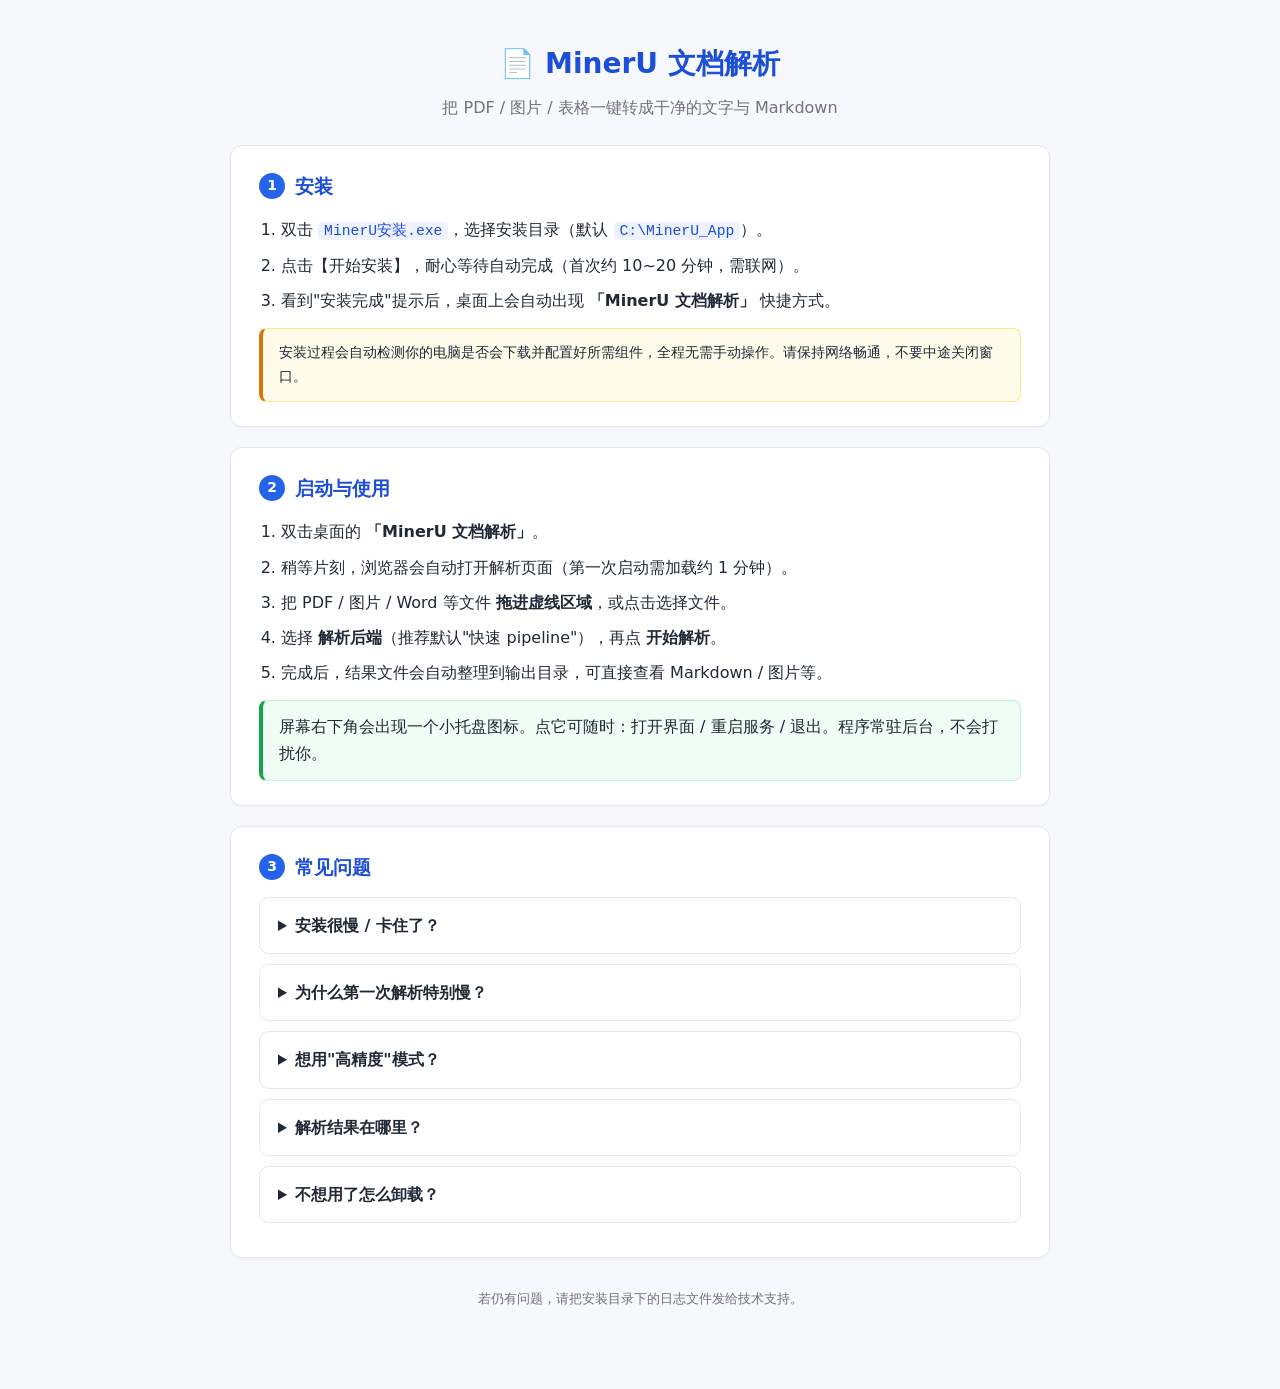
<file: 使用说明.html>
<!DOCTYPE html>
<html lang="zh-CN">
<head>
<meta charset="UTF-8">
<meta name="viewport" content="width=device-width, initial-scale=1.0">
<title>MinerU 文档解析 · 使用说明</title>
<style>
  :root{
    --primary:#2563eb; --primary-dark:#1d4ed8; --bg:#f6f8fb; --card:#fff;
    --text:#1f2937; --muted:#6b7280; --line:#e5e7eb; --ok:#16a34a; --warn:#d97706;
  }
  *{box-sizing:border-box; margin:0; padding:0;}
  body{font-family:"Microsoft YaHei","PingFang SC",system-ui,sans-serif; background:var(--bg); color:var(--text); line-height:1.7;}
  .wrap{max-width:860px; margin:0 auto; padding:32px 20px 80px;}
  header{text-align:center; padding:8px 0 24px;}
  header h1{font-size:28px; color:var(--primary-dark);}
  header p{color:var(--muted); margin-top:6px;}
  .card{background:var(--card); border:1px solid var(--line); border-radius:12px; padding:24px 28px; margin-bottom:20px; box-shadow:0 1px 3px rgba(0,0,0,.04);}
  h2{font-size:19px; color:var(--primary-dark); margin-bottom:14px; display:flex; align-items:center; gap:10px;}
  h2 .step{background:var(--primary); color:#fff; width:26px; height:26px; border-radius:50%; display:inline-flex; align-items:center; justify-content:center; font-size:14px; flex:none;}
  ol,ul{padding-left:22px;}
  li{margin-bottom:8px;}
  code{background:#eef2ff; color:#1d4ed8; padding:1px 6px; border-radius:4px; font-family:Consolas,monospace; font-size:.92em;}
  .note{background:#fffbeb; border:1px solid #fde68a; border-left:4px solid var(--warn); padding:12px 16px; border-radius:8px; margin-top:14px; font-size:14px;}
  .good{background:#f0fdf4; border:1px solid #bbf7d0; border-left:4px solid var(--ok); padding:12px 16px; border-radius:8px; margin-top:14px;}
  table{width:100%; border-collapse:collapse; margin-top:10px; font-size:14px;}
  th,td{border:1px solid var(--line); padding:8px 12px; text-align:left;}
  th{background:#f3f4f6;}
  a{color:var(--primary); text-decoration:none;}
  a:hover{text-decoration:underline;}
  .faq{detail; } details{background:var(--card); border:1px solid var(--line); border-radius:10px; padding:14px 18px; margin-bottom:10px;}
  summary{cursor:pointer; font-weight:600; color:var(--text);}
  .footer{text-align:center; color:var(--muted); font-size:13px; margin-top:30px;}
</style>
</head>
<body>
<div class="wrap">
  <header>
    <h1>📄 MinerU 文档解析</h1>
    <p>把 PDF / 图片 / 表格一键转成干净的文字与 Markdown</p>
  </header>

  <div class="card">
    <h2><span class="step">1</span> 安装</h2>
    <ol>
      <li>双击 <code>MinerU安装.exe</code>，选择安装目录（默认 <code>C:\MinerU_App</code>）。</li>
      <li>点击【开始安装】，耐心等待自动完成（首次约 10~20 分钟，需联网）。</li>
      <li>看到"安装完成"提示后，桌面上会自动出现 <strong>「MinerU 文档解析」</strong> 快捷方式。</li>
    </ol>
    <div class="note">安装过程会自动检测你的电脑是否会下载并配置好所需组件，全程无需手动操作。请保持网络畅通，不要中途关闭窗口。</div>
  </div>

  <div class="card">
    <h2><span class="step">2</span> 启动与使用</h2>
    <ol>
      <li>双击桌面的 <strong>「MinerU 文档解析」</strong>。</li>
      <li>稍等片刻，浏览器会自动打开解析页面（第一次启动需加载约 1 分钟）。</li>
      <li>把 PDF / 图片 / Word 等文件 <strong>拖进虚线区域</strong>，或点击选择文件。</li>
      <li>选择 <strong>解析后端</strong>（推荐默认"快速 pipeline"），再点 <strong>开始解析</strong>。</li>
      <li>完成后，结果文件会自动整理到输出目录，可直接查看 Markdown / 图片等。</li>
    </ol>
    <div class="good">屏幕右下角会出现一个小托盘图标。点它可随时：打开界面 / 重启服务 / 退出。程序常驻后台，不会打扰你。</div>
  </div>

  <div class="card">
    <h2><span class="step">3</span> 常见问题</h2>
    <details>
      <summary>安装很慢 / 卡住了？</summary>
      <p>首次安装需下载约 3GB 组件，取决于网速。进度条会一直移动。若长时间无响应，可关闭后重新运行安装，支持断点续装。</p>
    </details>
    <details>
      <summary>为什么第一次解析特别慢？</summary>
      <p>首次启动需加载模型（约 1~2 分钟），之后会快很多。切勿在加载时反复点击。</p>
    </details>
    <details>
      <summary>想用"高精度"模式？</summary>
      <p>解析页面的<strong>后端</strong>若选"高精度 hybrid"，需要额外下载约 2GB 的模型。一般资料用默认快速模式即可。</p>
    </details>
    <details>
      <summary>解析结果在哪里？</summary>
      <p>默认在安装目录下的<code>output</code>文件夹，按批次存放。可在解析页面设置里修改输出位置。</p>
    </details>
    <details>
      <summary>不想用了怎么卸载？</summary>
      <p>删除安装目录文件夹，再删除桌面的快捷方式即可。不会残留系统设置。</p>
    </details>
  </div>

  <div class="footer">若仍有问题，请把安装目录下的日志文件发给技术支持。</div>
</div>
</body>
</html>
</file>
